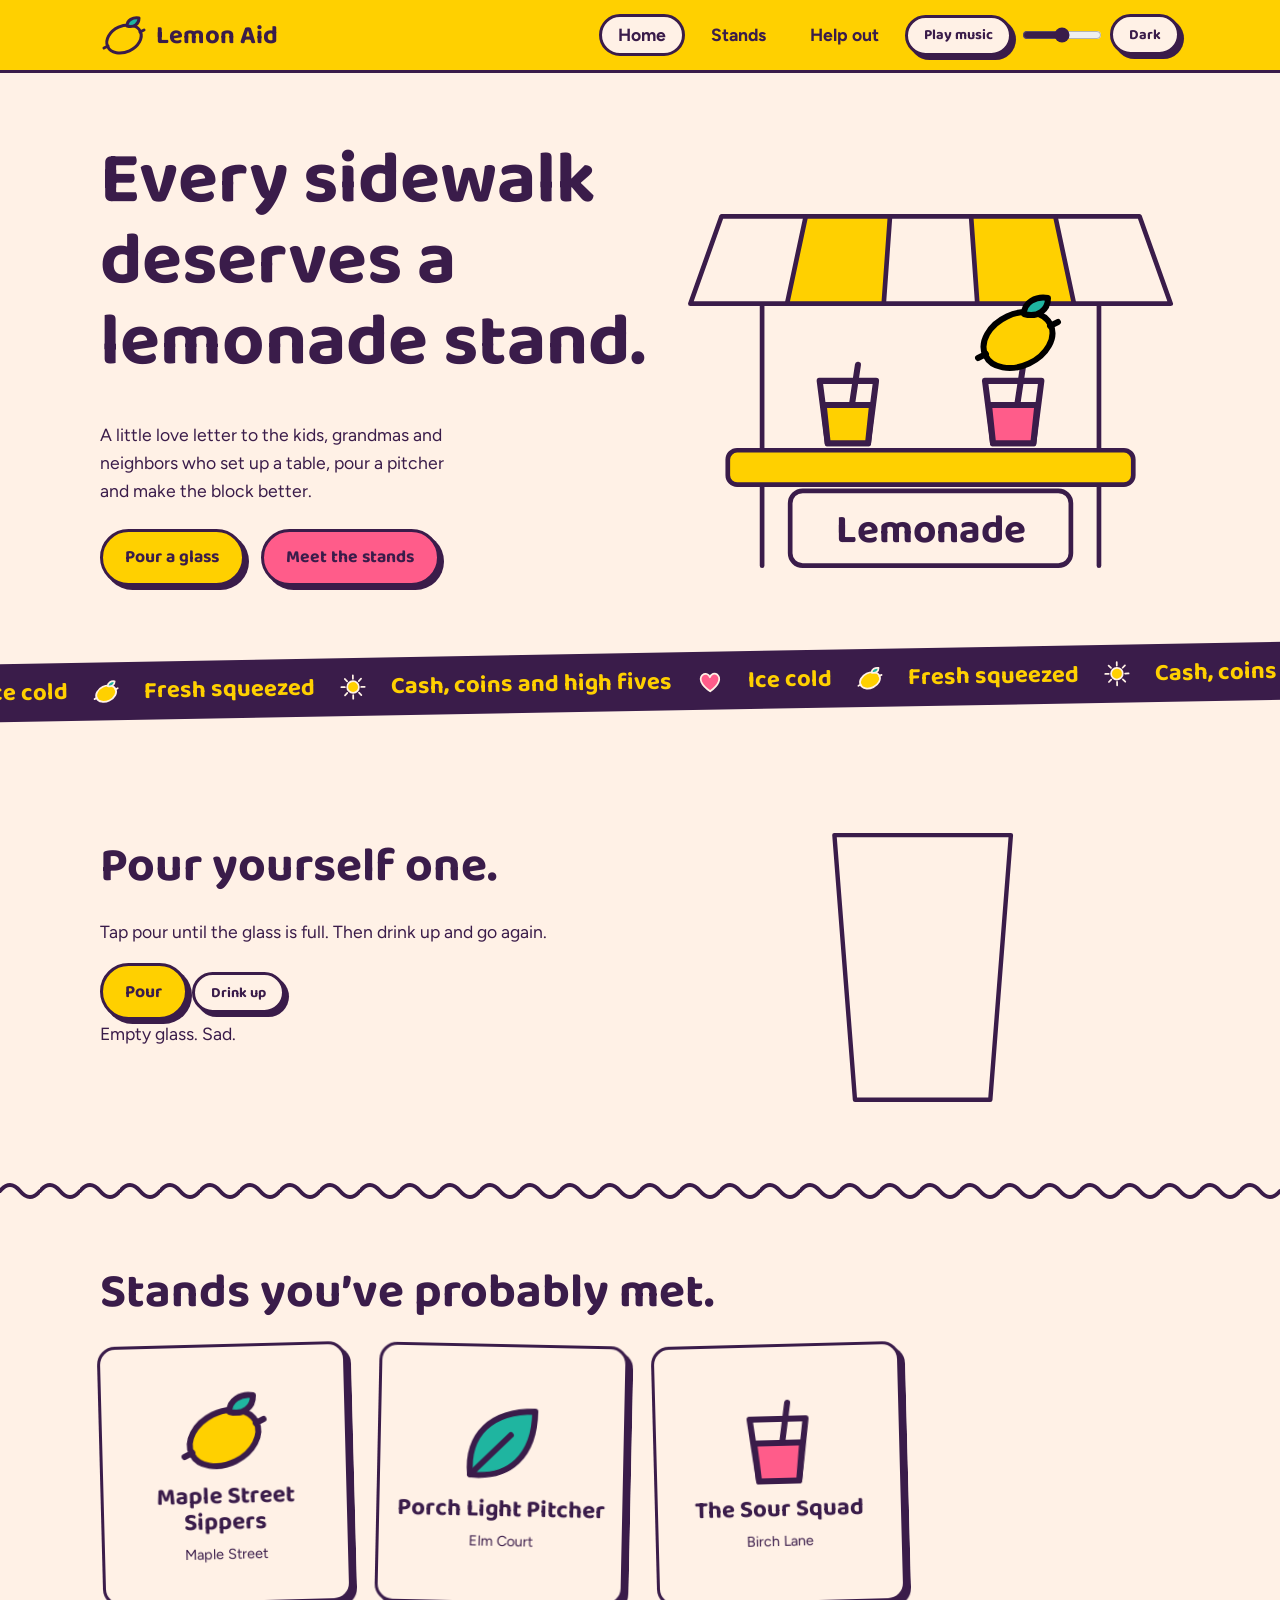
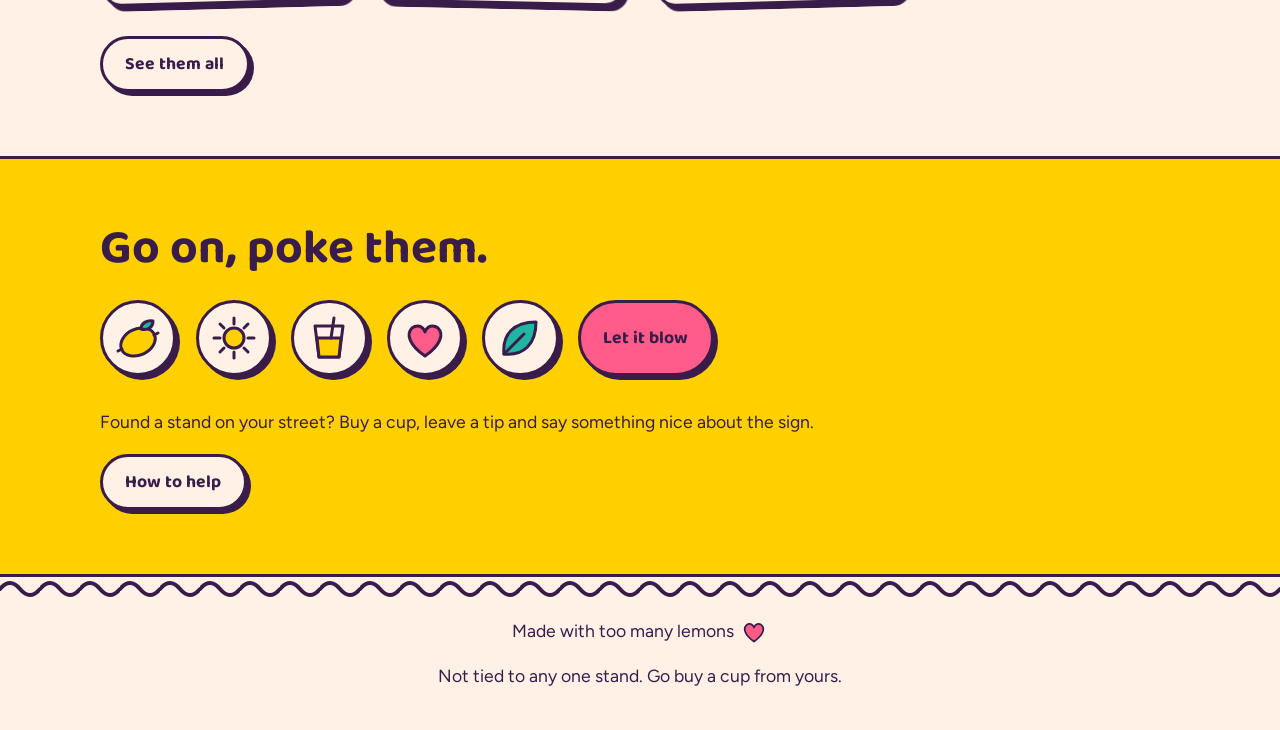
<file: index.html>
<!doctype html>
<html lang="en">
<head>
  <meta charset="utf-8">
  <meta name="viewport" content="width=device-width, initial-scale=1">
  <title>Lemon Aid</title>
  <link rel="stylesheet" href="css/style.css">
  <link rel="icon" href="data:image/svg+xml,<svg xmlns='http://www.w3.org/2000/svg' viewBox='0 0 100 100'><text y='.9em' font-size='90'>🍋</text></svg>">
</head>
<body>
  <header class="site-header">
    <div class="wrap">
      <a class="logo" href="index.html"><svg class="icon icon-md"><use href="#lemon"></use></svg>Lemon Aid</a>
      <nav aria-label="Main navigation">
        <ul class="nav">
          <li><a href="index.html" aria-current="page">Home</a></li>
          <li><a href="gallery.html">Stands</a></li>
          <li><a href="help.html">Help out</a></li>
          <!-- Music button and volume slider -->
          <li class="music-controls">
            <button class="btn btn-sm btn-outline" id="music-button" type="button">Play music</button>
            <input id="volume-slider" type="range" min="0" max="100" value="50" aria-label="Music volume">
          </li>
          <li><button class="btn btn-sm btn-outline" id="dark-toggle" type="button">Dark</button></li>
        </ul>
      </nav>
    </div>
  </header>

  <main>
    <section class="hero">
      <div class="wrap">
        <div>
          <h1>Every sidewalk deserves a lemonade stand.</h1>
          <p>A little love letter to the kids, grandmas and neighbors who set up a table, pour a pitcher and make the block better.</p>
          <div class="hero-actions">
            <a class="btn" href="#pour-section">Pour a glass</a>
            <a class="btn btn-pink" href="gallery.html">Meet the stands</a>
          </div>
        </div>
        <div class="hero-art">
          <svg class="stand-art" viewBox="0 0 320 300" role="img" aria-label="A lemonade stand with a striped awning">
            <path d="M52 112v168M268 112v168" fill="none"></path>
            <path class="f-cream" d="M26 56h268l20 56H6z"></path>
            <path class="f-lemon" d="M80 56h54l-4 56H68zM186 56h54l12 56h-62z"></path>
            <rect class="f-lemon" x="30" y="206" width="260" height="22" rx="6"></rect>
            <rect class="f-cream" x="70" y="232" width="180" height="48" rx="8"></rect>
            <text x="160" y="265" text-anchor="middle">Lemonade</text>
            <use href="#cup" x="76" y="146" width="62" height="62" style="color:var(--ink);--icon-fill:var(--lemon)"></use>
            <use href="#cup" x="182" y="146" width="62" height="62" style="color:var(--ink);--icon-fill:var(--pink)"></use>
          </svg>
          <div class="hero-lemon">
            <button type="button" data-squish data-seeds aria-label="Squish the lemon"><svg class="icon"><use href="#lemon"></use></svg></button>
          </div>
        </div>
      </div>
    </section>

    <div class="marquee" aria-hidden="true">
      <div class="marquee-track">
        <span>Ice cold</span><svg class="icon icon-sm"><use href="#lemon"></use></svg>
        <span>Fresh squeezed</span><svg class="icon icon-sm"><use href="#sun"></use></svg>
        <span>Cash, coins and high fives</span><svg class="icon icon-sm"><use href="#heart"></use></svg>
      </div>
    </div>

    <section class="section" id="pour-section">
      <div class="wrap pour-grid">
        <div>
          <h2>Pour yourself one.</h2>
          <p>Tap pour until the glass is full. Then drink up and go again.</p>
          <button class="btn" id="pour-button" type="button">Pour</button>
          <button class="btn btn-outline btn-sm" id="drink-button" type="button">Drink up</button>
          <p class="pour-message" id="pour-message" aria-live="polite">Empty glass. Sad.</p>
        </div>
        <svg class="glass" viewBox="0 -20 170 220" role="img" aria-label="A glass filling with lemonade">
          <defs>
            <clipPath id="glass-clip"><path d="M20 10h120l-14 180H34z"></path></clipPath>
          </defs>
          <path class="inside" d="M20 10h120l-14 180H34z"></path>
          <g clip-path="url(#glass-clip)"><rect class="liquid" x="0" y="10" width="170" height="190"></rect></g>
          <path class="ln" d="M20 10h120l-14 180H34z"></path>
          <use class="slice" href="#lemon" x="96" y="-16" width="64" height="64" style="color:var(--ink)"></use>
        </svg>
      </div>
    </section>

    <svg class="squiggle"><rect width="100%" height="24" fill="url(#wave)"></rect></svg>

    <section class="section">
      <div class="wrap">
        <h2>Stands you’ve probably met.</h2>
        <div class="grid">
          <article class="stand-card" role="button" tabindex="0" aria-pressed="false" aria-label="Maple Street Sippers, tap to flip">
            <div class="card-inner">
              <div class="card-face card-front"><svg class="icon icon-lg" style="--icon-fill:var(--lemon)"><use href="#lemon"></use></svg><h3>Maple Street Sippers</h3><p class="town">Maple Street</p></div>
              <div class="card-face card-back"><p>Two siblings, one cooler, zero change. They make the math fun.</p><p class="price">50¢ a cup</p></div>
            </div>
          </article>
          <article class="stand-card" role="button" tabindex="0" aria-pressed="false" aria-label="Porch Light Pitcher, tap to flip">
            <div class="card-inner">
              <div class="card-face card-front"><svg class="icon icon-lg" style="--icon-fill:var(--leaf)"><use href="#leaf"></use></svg><h3>Porch Light Pitcher</h3><p class="town">Elm Court</p></div>
              <div class="card-face card-back"><p>Grandma runs the till. The mint is from the backyard and the gossip is free.</p><p class="price">75¢ a cup</p></div>
            </div>
          </article>
          <article class="stand-card" role="button" tabindex="0" aria-pressed="false" aria-label="The Sour Squad, tap to flip">
            <div class="card-inner">
              <div class="card-face card-front"><svg class="icon icon-lg" style="--icon-fill:var(--pink)"><use href="#cup"></use></svg><h3>The Sour Squad</h3><p class="town">Birch Lane</p></div>
              <div class="card-face card-back"><p>Extra tart, extra loud. Laugh at a joke, get a free refill.</p><p class="price">25¢ a cup</p></div>
            </div>
          </article>
        </div>
        <a class="btn btn-outline" href="gallery.html">See them all</a>
      </div>
    </section>

    <section class="section section-lemon">
      <div class="wrap">
        <h2>Go on, poke them.</h2>
        <div class="shelf">
          <button class="btn btn-outline btn-round" data-squish data-seeds aria-label="Lemon" type="button"><svg class="icon"><use href="#lemon"></use></svg></button>
          <button class="btn btn-outline btn-round" data-squish data-seeds aria-label="Sun" type="button"><svg class="icon"><use href="#sun"></use></svg></button>
          <button class="btn btn-outline btn-round" data-squish data-seeds aria-label="Glass" type="button"><svg class="icon"><use href="#cup"></use></svg></button>
          <button class="btn btn-outline btn-round" data-squish data-seeds aria-label="Heart" type="button"><svg class="icon"><use href="#heart"></use></svg></button>
          <button class="btn btn-outline btn-round" data-squish data-seeds aria-label="Leaf" type="button"><svg class="icon"><use href="#leaf"></use></svg></button>
          <button class="btn btn-pink" id="let-it-blow" type="button">Let it blow</button>
        </div>
        <p>Found a stand on your street? Buy a cup, leave a tip and say something nice about the sign.</p>
        <a class="btn btn-outline" href="help.html">How to help</a>
      </div>
    </section>
  </main>

  <footer class="site-footer">
    <svg class="squiggle"><rect width="100%" height="24" fill="url(#wave)"></rect></svg>
    <div class="wrap">
      <p>Made with too many lemons <svg class="icon icon-sm" style="--icon-fill:var(--pink)"><use href="#heart"></use></svg></p>
      <p>Not tied to any one stand. Go buy a cup from yours.</p>
    </div>
  </footer>

  <!-- Scroll-to-top button -->
  <button class="btn btn-round scroll-top-button" id="scroll-to-top" type="button" aria-label="Scroll to top" title="Back to top">
    <svg class="scroll-top-icon" viewBox="0 0 24 24"><path d="M12 19V5M5 12l7-7 7 7"></path></svg>
  </button>

  <!-- Background music file -->
  <audio id="background-music" src="audio/background_music.mp3" loop preload="none"></audio>
  <script src="js/icons.js"></script>
  <script src="js/main.js"></script>
</body>
</html>
</file>
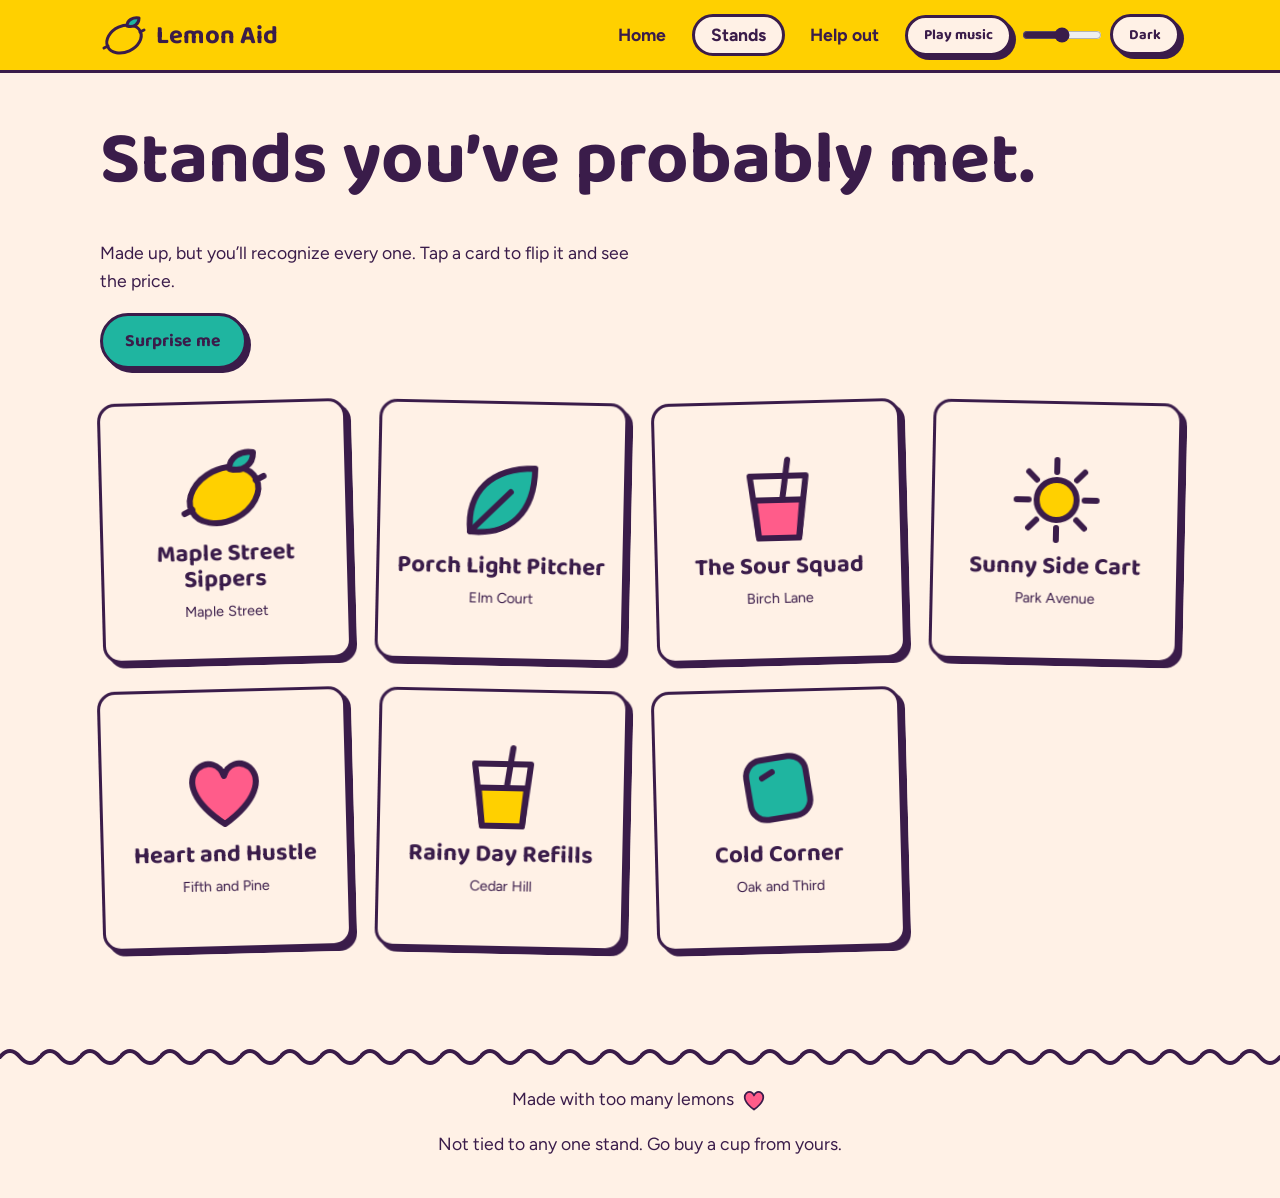
<file: gallery.html>
<!doctype html>
<html lang="en">
<head>
  <meta charset="utf-8">
  <meta name="viewport" content="width=device-width, initial-scale=1">
  <title>Stands | Lemon Aid</title>
  <link rel="stylesheet" href="css/style.css">
</head>
<body>
  <header class="site-header">
    <div class="wrap">
      <a class="logo" href="index.html"><svg class="icon icon-md"><use href="#lemon"></use></svg>Lemon Aid</a>
      <nav aria-label="Main navigation">
        <ul class="nav">
          <li><a href="index.html">Home</a></li>
          <li><a href="gallery.html" aria-current="page">Stands</a></li>
          <li><a href="help.html">Help out</a></li>
          <!-- Music button and volume slider -->
          <li class="music-controls">
            <button class="btn btn-sm btn-outline" id="music-button" type="button">Play music</button>
            <input id="volume-slider" type="range" min="0" max="100" value="50" aria-label="Music volume">
          </li>
          <li><button class="btn btn-sm btn-outline" id="dark-toggle" type="button">Dark</button></li>
        </ul>
      </nav>
    </div>
  </header>

  <main>
    <section class="page-head">
      <div class="wrap">
        <h1>Stands you’ve probably met.</h1>
        <p>Made up, but you’ll recognize every one. Tap a card to flip it and see the price.</p>
        <button class="btn btn-minty" id="surprise-button" type="button">Surprise me</button>
      </div>
    </section>

    <section class="section" style="padding-top:1rem">
      <div class="wrap">
        <div class="grid">
          <article class="stand-card" role="button" tabindex="0" aria-pressed="false" aria-label="Maple Street Sippers, tap to flip">
            <div class="card-inner">
              <div class="card-face card-front"><svg class="icon icon-lg" style="--icon-fill:var(--lemon)"><use href="#lemon"></use></svg><h3>Maple Street Sippers</h3><p class="town">Maple Street</p></div>
              <div class="card-face card-back"><p>Two siblings, one cooler, zero change. They make the math fun.</p><p class="price">50¢ a cup</p></div>
            </div>
          </article>
          <article class="stand-card" role="button" tabindex="0" aria-pressed="false" aria-label="Porch Light Pitcher, tap to flip">
            <div class="card-inner">
              <div class="card-face card-front"><svg class="icon icon-lg" style="--icon-fill:var(--leaf)"><use href="#leaf"></use></svg><h3>Porch Light Pitcher</h3><p class="town">Elm Court</p></div>
              <div class="card-face card-back"><p>Grandma runs the till. The mint is from the backyard and the gossip is free.</p><p class="price">75¢ a cup</p></div>
            </div>
          </article>
          <article class="stand-card" role="button" tabindex="0" aria-pressed="false" aria-label="The Sour Squad, tap to flip">
            <div class="card-inner">
              <div class="card-face card-front"><svg class="icon icon-lg" style="--icon-fill:var(--pink)"><use href="#cup"></use></svg><h3>The Sour Squad</h3><p class="town">Birch Lane</p></div>
              <div class="card-face card-back"><p>Extra tart, extra loud. Laugh at a joke, get a free refill.</p><p class="price">25¢ a cup</p></div>
            </div>
          </article>
          <article class="stand-card" role="button" tabindex="0" aria-pressed="false" aria-label="Sunny Side Cart, tap to flip">
            <div class="card-inner">
              <div class="card-face card-front"><svg class="icon icon-lg" style="--icon-fill:var(--lemon)"><use href="#sun"></use></svg><h3>Sunny Side Cart</h3><p class="town">Park Avenue</p></div>
              <div class="card-face card-back"><p>A wagon, a parasol and a hand-painted sign that is crooked on purpose.</p><p class="price">$1 a cup</p></div>
            </div>
          </article>
          <article class="stand-card" role="button" tabindex="0" aria-pressed="false" aria-label="Heart and Hustle, tap to flip">
            <div class="card-inner">
              <div class="card-face card-front"><svg class="icon icon-lg" style="--icon-fill:var(--pink)"><use href="#heart"></use></svg><h3>Heart and Hustle</h3><p class="town">Fifth and Pine</p></div>
              <div class="card-face card-back"><p>Ice so cold your teeth file a complaint. Coins, bills or high fives.</p><p class="price">50¢ a cup</p></div>
            </div>
          </article>
          <article class="stand-card" role="button" tabindex="0" aria-pressed="false" aria-label="Rainy Day Refills, tap to flip">
            <div class="card-inner">
              <div class="card-face card-front"><svg class="icon icon-lg" style="--icon-fill:var(--lemon)"><use href="#cup"></use></svg><h3>Rainy Day Refills</h3><p class="town">Cedar Hill</p></div>
              <div class="card-face card-back"><p>Open even when it drizzles. Umbrella included, lemons required.</p><p class="price">50¢ a cup</p></div>
            </div>
          </article>
          <article class="stand-card" role="button" tabindex="0" aria-pressed="false" aria-label="Cold Corner, tap to flip">
            <div class="card-inner">
              <div class="card-face card-front"><svg class="icon icon-lg" style="--icon-fill:var(--leaf)"><use href="#ice"></use></svg><h3>Cold Corner</h3><p class="town">Oak and Third</p></div>
              <div class="card-face card-back"><p>Crushed ice, tiny umbrellas and a very serious cashier.</p><p class="price">50¢ a cup</p></div>
            </div>
          </article>
        </div>
      </div>
    </section>
  </main>

  <footer class="site-footer">
    <svg class="squiggle"><rect width="100%" height="24" fill="url(#wave)"></rect></svg>
    <div class="wrap">
      <p>Made with too many lemons <svg class="icon icon-sm" style="--icon-fill:var(--pink)"><use href="#heart"></use></svg></p>
      <p>Not tied to any one stand. Go buy a cup from yours.</p>
    </div>
  </footer>

  <!-- Scroll-to-top button -->
  <button class="btn btn-round scroll-top-button" id="scroll-to-top" type="button" aria-label="Scroll to top" title="Back to top">
    <svg class="scroll-top-icon" viewBox="0 0 24 24"><path d="M12 19V5M5 12l7-7 7 7"></path></svg>
  </button>

  <!-- Background music file -->
  <audio id="background-music" src="audio/background_music.mp3" loop preload="none"></audio>
  <script src="js/icons.js"></script>
  <script src="js/main.js"></script>
</body>
</html>
</file>
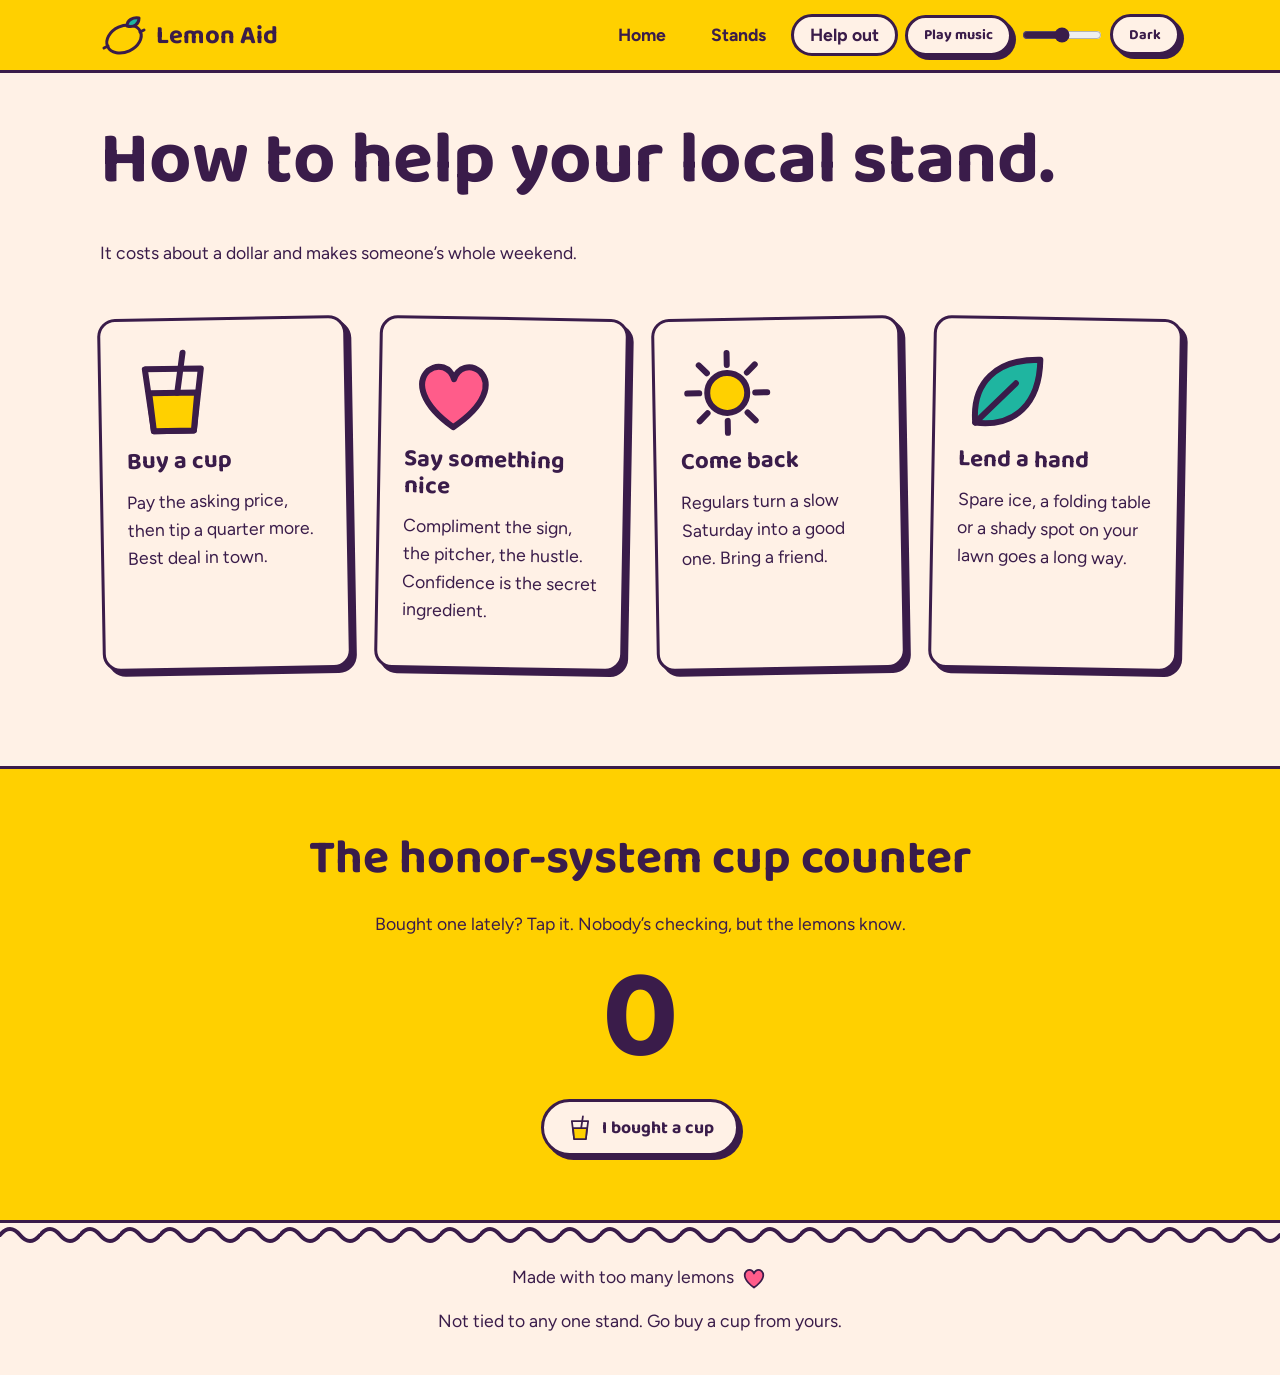
<file: help.html>
<!doctype html>
<html lang="en">
<head>
  <meta charset="utf-8">
  <meta name="viewport" content="width=device-width, initial-scale=1">
  <title>Help out | Lemon Aid</title>
  <link rel="stylesheet" href="css/style.css">
</head>
<body>
  <header class="site-header">
    <div class="wrap">
      <a class="logo" href="index.html"><svg class="icon icon-md"><use href="#lemon"></use></svg>Lemon Aid</a>
      <nav aria-label="Main navigation">
        <ul class="nav">
          <li><a href="index.html">Home</a></li>
          <li><a href="gallery.html">Stands</a></li>
          <li><a href="help.html" aria-current="page">Help out</a></li>
          <!-- Music button and volume slider -->
          <li class="music-controls">
            <button class="btn btn-sm btn-outline" id="music-button" type="button">Play music</button>
            <input id="volume-slider" type="range" min="0" max="100" value="50" aria-label="Music volume">
          </li>
          <li><button class="btn btn-sm btn-outline" id="dark-toggle" type="button">Dark</button></li>
        </ul>
      </nav>
    </div>
  </header>

  <main>
    <section class="page-head">
      <div class="wrap">
        <h1>How to help your local stand.</h1>
        <p>It costs about a dollar and makes someone’s whole weekend.</p>
      </div>
    </section>

    <section class="section" style="padding-top:1rem">
      <div class="wrap">
        <div class="tips">
          <article class="tip"><svg class="icon icon-lg" data-squish data-seeds><use href="#cup"></use></svg><h3>Buy a cup</h3><p>Pay the asking price, then tip a quarter more. Best deal in town.</p></article>
          <article class="tip"><svg class="icon icon-lg" data-squish data-seeds><use href="#heart"></use></svg><h3>Say something nice</h3><p>Compliment the sign, the pitcher, the hustle. Confidence is the secret ingredient.</p></article>
          <article class="tip"><svg class="icon icon-lg" data-squish data-seeds><use href="#sun"></use></svg><h3>Come back</h3><p>Regulars turn a slow Saturday into a good one. Bring a friend.</p></article>
          <article class="tip"><svg class="icon icon-lg" data-squish data-seeds><use href="#leaf"></use></svg><h3>Lend a hand</h3><p>Spare ice, a folding table or a shady spot on your lawn goes a long way.</p></article>
        </div>
      </div>
    </section>

    <section class="section section-lemon">
      <div class="wrap counter">
        <h2>The honor-system cup counter</h2>
        <p>Bought one lately? Tap it. Nobody’s checking, but the lemons know.</p>
        <div class="count" id="cups" aria-live="polite">0</div>
        <button class="btn btn-outline" id="cup-button" data-squish data-seeds type="button"><svg class="icon icon-sm"><use href="#cup"></use></svg>I bought a cup</button>
      </div>
    </section>
  </main>

  <footer class="site-footer">
    <svg class="squiggle"><rect width="100%" height="24" fill="url(#wave)"></rect></svg>
    <div class="wrap">
      <p>Made with too many lemons <svg class="icon icon-sm" style="--icon-fill:var(--pink)"><use href="#heart"></use></svg></p>
      <p>Not tied to any one stand. Go buy a cup from yours.</p>
    </div>
  </footer>

  <!-- Scroll-to-top button -->
  <button class="btn btn-round scroll-top-button" id="scroll-to-top" type="button" aria-label="Scroll to top" title="Back to top">
    <svg class="scroll-top-icon" viewBox="0 0 24 24"><path d="M12 19V5M5 12l7-7 7 7"></path></svg>
  </button>

  <!-- Background music file -->
  <audio id="background-music" src="audio/background_music.mp3" loop preload="none"></audio>
  <script src="js/icons.js"></script>
  <script src="js/main.js"></script>
</body>
</html>
</file>
<file: css/style.css>
@import url('https://fonts.googleapis.com/css2?family=Baloo+2:wght@500;700&family=Figtree:wght@400;700&display=swap');

:root {
  --lemon: #ffd000;
  --cream: #fff1e6;
  --ink: #3a1c4a;
  --leaf: #1fb5a0;
  --pink: #ff5c8a;
  --font-display: 'Baloo 2', 'Trebuchet MS', system-ui, sans-serif;
  --font-body: 'Figtree', 'Segoe UI', system-ui, sans-serif;
  --fs-sm: 0.9rem;
  --fs-md: 1.1rem;
  --fs-lg: 1.5rem;
  --fs-xl: clamp(2rem, 5vw, 3rem);
  --fs-2xl: clamp(2.6rem, 7vw, 4.6rem);
  --line: 3px;
  --radius: 18px;
}

*, *::before, *::after { box-sizing: border-box; }
html { scroll-behavior: smooth; }
body { margin: 0; overflow-x: hidden; background: var(--cream); color: var(--ink); font: var(--fs-md)/1.6 var(--font-body); }
h1, h2, h3 { margin: 0 0 0.5em; font-family: var(--font-display); line-height: 1.1; }
h1 { font-size: var(--fs-2xl); }
h2 { font-size: var(--fs-xl); }
h3 { font-size: var(--fs-lg); }
p { margin: 0 0 1em; }
a { color: inherit; }
:focus-visible { outline: var(--line) dashed var(--ink); outline-offset: 4px; }
.wrap { width: min(1080px, 100% - 2.5rem); margin-inline: auto; }
.section { padding: 4rem 0; }
.section-lemon { border-block: var(--line) solid var(--ink); background: var(--lemon); }
.page-head { padding: 3rem 0 1rem; }
.page-head p { max-width: 50ch; }

.site-header { border-bottom: var(--line) solid var(--ink); background: var(--lemon); }
.site-header .wrap { display: flex; flex-wrap: wrap; align-items: center; justify-content: space-between; gap: 0.5rem 1rem; padding: 0.7rem 0; }
.logo { display: flex; align-items: center; gap: 0.5rem; font: 700 1.6rem var(--font-display); text-decoration: none; }
.nav { display: flex; flex-wrap: wrap; gap: 0.4rem; margin: 0; padding: 0; list-style: none; }
.nav a { display: block; padding: 0.25rem 1rem; border: var(--line) solid transparent; border-radius: 99px; font-weight: 700; text-decoration: none; }
.nav a:hover, .nav a[aria-current] { border-color: var(--ink); background: var(--cream); }

/* Music controls */
.music-controls { display: flex; align-items: center; gap: 0.5rem; }
#volume-slider { width: 80px; accent-color: var(--ink); cursor: pointer; }
.site-footer { padding-bottom: 2.5rem; text-align: center; }
.site-footer p { display: flex; flex-wrap: wrap; justify-content: center; align-items: center; gap: 0.4rem; margin: 1rem 0 0; }

.icon { display: inline-block; width: 1.5rem; height: 1.5rem; flex: none; overflow: visible; }
.icon-sm { width: 28px; height: 28px; }
.icon-md { width: 48px; height: 48px; }
.icon-lg { width: 96px; height: 96px; }
.squiggle { display: block; width: 100%; height: 24px; }

.btn {
  --btn-bg: var(--lemon);
  --btn-ink: var(--ink);
  display: inline-flex;
  align-items: center;
  justify-content: center;
  gap: 0.5rem;
  padding: 0.7rem 1.4rem;
  border: var(--line) solid var(--ink);
  border-radius: 99px;
  background: var(--btn-bg);
  box-shadow: 4px 4px 0 var(--ink);
  color: var(--btn-ink);
  font: 700 var(--fs-md) var(--font-display);
  text-decoration: none;
  cursor: pointer;
  transition: transform 0.12s, box-shadow 0.12s;
}
.btn:hover { transform: translate(-2px, -2px); box-shadow: 6px 6px 0 var(--ink); }
.btn:active { transform: translate(4px, 4px); box-shadow: 0 0 0 var(--ink); }
.btn:disabled { opacity: 0.5; pointer-events: none; }
.btn-pink { --btn-bg: var(--pink); }
.btn-minty { --btn-bg: var(--leaf); }
.btn-outline { --btn-bg: var(--cream); }
.btn-round { padding: 0.7rem; border-radius: 50%; }
.btn-sm { padding: 0.35rem 1rem; font-size: var(--fs-sm); }

.hero { padding: 3.5rem 0 2.5rem; }
.hero .wrap, .pour-grid { display: grid; grid-template-columns: 1.1fr 1fr; align-items: center; gap: 2rem; }
.hero p { max-width: 34ch; }
.hero-actions { display: flex; flex-wrap: wrap; gap: 1rem; margin-top: 1.5rem; }
.hero-art { position: relative; }
.hero-lemon { position: absolute; top: 33%; left: 58%; animation: bounce 1.6s ease-in-out infinite; }
.hero-lemon button { padding: 0; border: 0; background: transparent; cursor: pointer; }
.hero-lemon .icon { width: clamp(60px, 10vw, 96px); height: auto; aspect-ratio: 1; }
.stand-art { display: block; width: 100%; height: auto; }
.stand-art * { stroke: var(--ink); stroke-width: var(--line); stroke-linejoin: round; stroke-linecap: round; }
.stand-art text { fill: var(--ink); stroke: none; font: 700 26px var(--font-display); }
.f-lemon { fill: var(--lemon); }
.f-cream { fill: var(--cream); }

.marquee { margin: 1rem -1rem; padding: 0.6rem 0; overflow: hidden; transform: rotate(-1deg); background: var(--ink); color: var(--lemon); }
.marquee-track { display: flex; align-items: center; width: max-content; animation: scroll 20s linear infinite; font: 700 var(--fs-lg) var(--font-display); }
.marquee-track > * { margin-right: 1.5rem; }
.marquee .icon { color: var(--cream); }

.glass { width: min(250px, 70%); justify-self: center; overflow: visible; }
.glass .ln { fill: none; stroke: var(--ink); stroke-width: var(--line); stroke-linejoin: round; }
.glass .inside { fill: var(--cream); }
.liquid { fill: var(--lemon); transform: translateY(calc((1 - var(--level, 0)) * 190px)); transition: transform 0.7s cubic-bezier(0.3, 1.4, 0.5, 1); }
.slice { opacity: 0; transform: translateY(-14px); transition: opacity 0.3s, transform 0.4s; }
.glass.full .slice { opacity: 1; transform: none; }
.pour-msg { min-height: 1.6em; margin-top: 1.2rem; font: 700 var(--fs-lg) var(--font-display); }

.grid, .tips { display: grid; grid-template-columns: repeat(auto-fill, minmax(230px, 1fr)); gap: 1.75rem; margin-bottom: 2rem; }
.stand-card { height: 260px; perspective: 800px; cursor: pointer; }
.stand-card:nth-child(odd) { rotate: -1.5deg; }
.stand-card:nth-child(even) { rotate: 1.2deg; }
.stand-card:hover { animation: wiggle 0.45s; }
.card-inner { position: relative; height: 100%; transform-style: preserve-3d; transition: transform 0.6s; }
.is-flipped .card-inner { transform: rotateY(180deg); }
.card-face {
  position: absolute;
  inset: 0;
  display: flex;
  flex-direction: column;
  align-items: center;
  justify-content: center;
  gap: 0.4rem;
  padding: 1rem;
  border: var(--line) solid var(--ink);
  border-radius: var(--radius);
  background: var(--cream);
  box-shadow: 5px 5px 0 var(--ink);
  text-align: center;
  backface-visibility: hidden;
}
.card-face h3, .card-face p { margin: 0; }
.card-back { transform: rotateY(180deg); background: var(--lemon); }
.town { font-size: var(--fs-sm); }
.price { font: 700 var(--fs-lg) var(--font-display); }

.tip { padding: 1.5rem; border: var(--line) solid var(--ink); border-radius: var(--radius); background: var(--cream); box-shadow: 5px 5px 0 var(--ink); }
.tip:nth-child(odd) { rotate: -1deg; }
.tip:nth-child(even) { rotate: 1deg; }
.counter { text-align: center; }
.count { margin-bottom: 1rem; font: 700 clamp(4rem, 14vw, 8rem)/1 var(--font-display); }
.shelf { display: flex; flex-wrap: wrap; gap: 1.2rem; margin: 1.5rem 0 2rem; }
.btn-round .icon { width: 48px; height: 48px; }
.btn-round:hover .icon, .logo:hover .icon { animation: wiggle 0.45s; }

.squish { transform-origin: 50% 100%; animation: squish 0.4s; }
.seed { position: fixed; z-index: 50; pointer-events: none; animation: float 1.1s ease-out forwards; }

/* Lemon cursor */
body { cursor: url("../cursor/normal.png") 64 64, auto; }
a, button, input, select, textarea, [role="button"] { cursor: url("../cursor/normal.png") 64 64, pointer; }
body.mouse-clicking, body.mouse-clicking * { cursor: url("../cursor/click.png") 64 64, auto; }
@keyframes wiggle { 0%, 100% { transform: rotate(0); } 25% { transform: rotate(-6deg); } 75% { transform: rotate(6deg); } }
@keyframes bounce { 0%, 100% { transform: translateY(0); } 50% { transform: translateY(-24px); } }
@keyframes squish { 0%, 100% { transform: scale(1); } 30% { transform: scale(1.3, 0.7); } 60% { transform: scale(0.85, 1.2); } }
@keyframes float { from { transform: translate(-50%, -50%) scale(0.6); } to { transform: translate(calc(-50% + var(--dx)), -220px) rotate(var(--r)); opacity: 0; } }
@keyframes scroll { to { transform: translateX(-50%); } }
@keyframes gust { to { transform: translate(calc(110vw - 50%), calc(var(--dy) - 50%)) rotate(var(--r)); } }
.seed.gust { animation: gust 2.2s ease-in forwards; }

.lights-out { --cream: #2a1d33; --ink: #fff1e6; }
.lights-out :is(.site-header, .section-lemon, .card-back) { border-color: var(--cream); color: var(--cream); }
.lights-out :is(.nav a:hover, .nav a[aria-current]) { color: var(--ink); }
.lights-out .btn { --btn-ink: var(--cream); }
.lights-out .btn-outline { --btn-ink: var(--ink); }
.lights-out .marquee { background: var(--lemon); color: var(--cream); }

/* Scroll-to-top button */
.scroll-top-button {
  position: fixed;
  right: 25px;
  bottom: 25px;
  z-index: 100;
  display: flex;
  width: 48px;
  height: 48px;
  align-items: center;
  justify-content: center;
  padding: 10px;
  transform: translateY(15px);
  opacity: 0;
  visibility: hidden;
  pointer-events: none;
  transition: opacity 0.3s, transform 0.3s, visibility 0.3s;
}
.scroll-top-button.is-visible { transform: translateY(0); opacity: 1; visibility: visible; pointer-events: auto; }
.scroll-top-icon { width: 24px; height: 24px; fill: none; stroke: var(--ink); stroke-width: 2.5; stroke-linecap: round; stroke-linejoin: round; }

@media (max-width: 760px) {
  .hero .wrap, .pour-grid { grid-template-columns: 1fr; }
  .hero-art { order: -1; }
  .scroll-top-button { right: 16px; bottom: 16px; }
}

@media (prefers-reduced-motion: reduce) {
  *, *::before, *::after { animation: none !important; transition: none !important; scroll-behavior: auto !important; }
}
</file>
